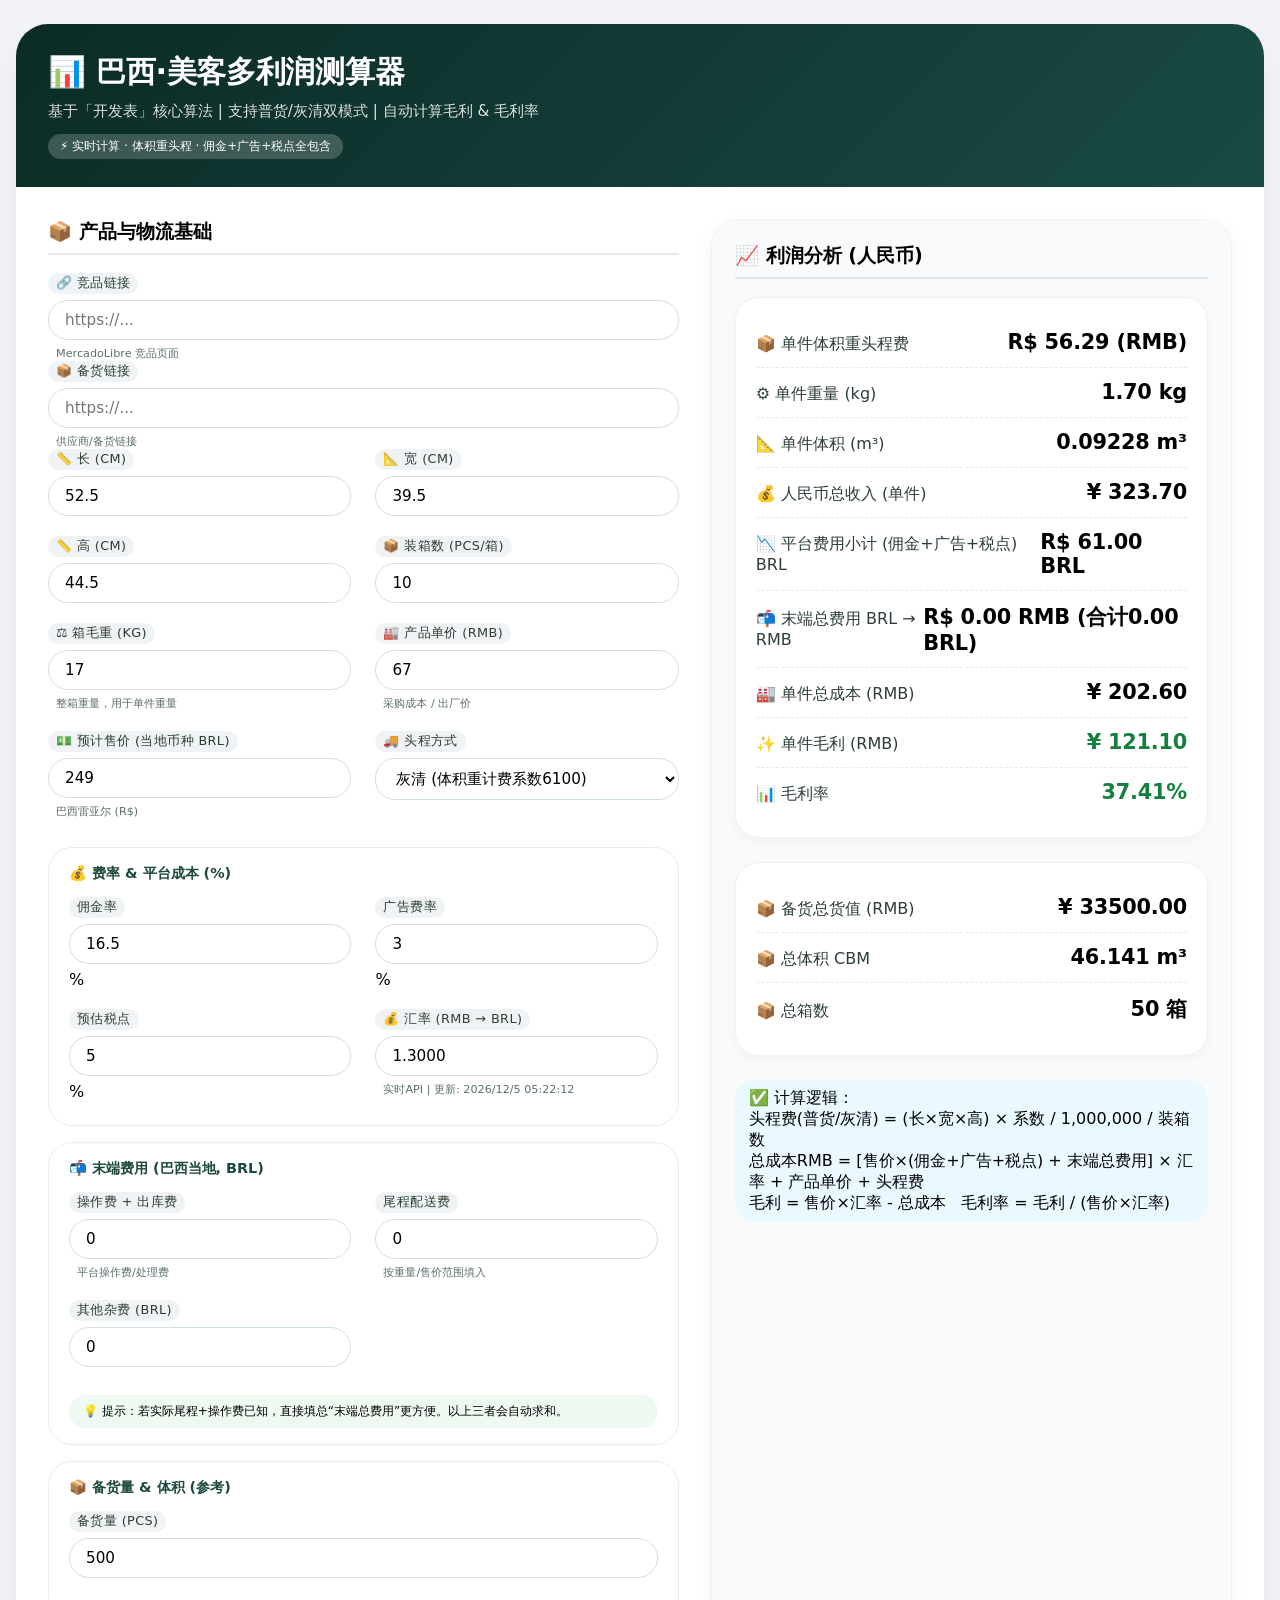
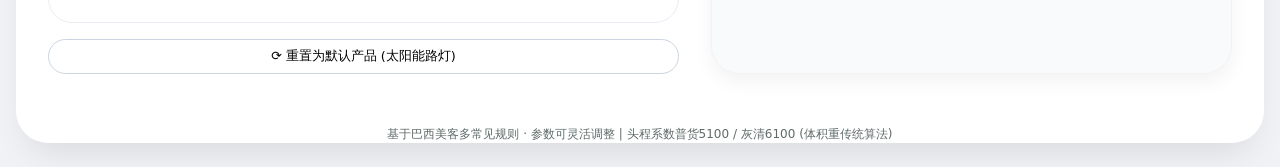
<file: index.html>
<!DOCTYPE html>
<html lang="zh-CN">
<head>
    <meta charset="UTF-8">
    <meta name="viewport" content="width=device-width, initial-scale=1.0, user-scalable=yes">
    <title>跨境电商利润计算器 | 美客多巴西站模拟</title>
    <link rel="stylesheet" href="styles.css">
</head>

<body>
    <div class="container">
        <div class="calculator-card">
            <div class="header">
                <h1>📊 巴西·美客多利润测算器</h1>
                <p>基于「开发表」核心算法 | 支持普货/灰清双模式 | 自动计算毛利 & 毛利率</p>
                <div class="badge">⚡ 实时计算 · 体积重头程 · 佣金+广告+税点全包含</div>
            </div>
            <div class="content">
                <!-- 左侧输入区 -->
                <div class="input-panel">
                    <div class="section-title">
                        <span>📦 产品与物流基础</span>
                    </div>
                    <div class="input-field">
                        <label>🔗 竞品链接</label>
                        <input type="url" id="competitorLink" value="" placeholder="https://...">
                        <span class="unit-hint">MercadoLibre 竞品页面</span>
                    </div>
                    <div class="input-field">
                        <label>📦 备货链接</label>
                        <input type="url" id="stockLink" value="" placeholder="https://...">
                        <span class="unit-hint">供应商/备货链接</span>
                    </div>
                    <div class="form-grid">
                        <div class="input-field">
                            <label>📏 长 (cm)</label>
                            <input type="number" id="length" value="52.5" step="0.1" placeholder="cm">
                        </div>
                        <div class="input-field">
                            <label>📐 宽 (cm)</label>
                            <input type="number" id="width" value="39.5" step="0.1" placeholder="cm">
                        </div>
                        <div class="input-field">
                            <label>📏 高 (cm)</label>
                            <input type="number" id="height" value="44.5" step="0.1" placeholder="cm">
                        </div>
                        <div class="input-field">
                            <label>📦 装箱数 (PCS/箱)</label>
                            <input type="number" id="packQty" value="10" step="1" min="1">
                        </div>
                        <div class="input-field">
                            <label>⚖️ 箱毛重 (kg)</label>
                            <input type="number" id="boxWeight" value="17" step="0.1">
                            <span class="unit-hint">整箱重量，用于单件重量</span>
                        </div>
                        <div class="input-field">
                            <label>🏭 产品单价 (RMB)</label>
                            <input type="number" id="productCost" value="67" step="1">
                            <span class="unit-hint">采购成本 / 出厂价</span>
                        </div>
                        <div class="input-field">
                            <label>💵 预计售价 (当地币种 BRL)</label>
                            <input type="number" id="sellPrice" value="249" step="5">
                            <span class="unit-hint">巴西雷亚尔 (R$)</span>
                        </div>
                        <div class="input-field">
                            <label>🚚 头程方式</label>
                            <select id="shippingType">
                                <option value="灰清">灰清 (体积重计费系数6100)</option>
                                <option value="普货">普货 (体积重计费系数5100)</option>
                            </select>
                        </div>

                    </div>

                    <div class="param-group">
                        <div class="param-title">💰 费率 & 平台成本 (%)</div>
                        <div class="form-grid" style="margin-bottom: 8px;">
                            <div class="input-field">
                                <label>佣金率</label>
                                <input type="number" id="commissionRate" value="16.5" step="0.5"> %
                            </div>
                            <div class="input-field">
                                <label>广告费率</label>
                                <input type="number" id="adRate" value="3" step="0.5"> %
                            </div>
                            <div class="input-field">
                                <label>预估税点</label>
                                <input type="number" id="taxRate" value="5" step="0.5"> %
                            </div>
                            <div class="input-field">
                                <label>💰 汇率 (RMB → BRL)</label>
                                <input type="number" id="exchangeRate" value="1.30" step="0.01">
                                <span class="unit-hint">自动获取实时汇率 (BRL→CNY)</span>
                            </div>
                        </div>
                    </div>

                    <div class="param-group">
                        <div class="param-title">📬 末端费用 (巴西当地, BRL)</div>
                        <div class="form-grid">
                            <div class="input-field">
                                <label>操作费 + 出库费</label>
                                <input type="number" id="operationFee" value="0" step="0.5" placeholder="BRL">
                                <span class="unit-hint">平台操作费/处理费</span>
                            </div>
                            <div class="input-field">
                                <label>尾程配送费</label>
                                <input type="number" id="lastMileFee" value="0" step="0.5" placeholder="BRL">
                                <span class="unit-hint">按重量/售价范围填入</span>
                            </div>
                            <div class="input-field">
                                <label>其他杂费 (BRL)</label>
                                <input type="number" id="otherFee" value="0" step="0.5" placeholder="BRL">
                            </div>
                        </div>
                        <div class="highlight-bg" style="font-size:0.75rem; margin-top:12px;">
                            💡 提示：若实际尾程+操作费已知，直接填总“末端总费用”更方便。以上三者会自动求和。
                        </div>
                    </div>

                    <div class="param-group">
                        <div class="param-title">📦 备货量 & 体积 (参考)</div>
                        <div class="form-grid">
                            <div class="input-field">
                                <label>备货量 (PCS)</label>
                                <input type="number" id="stockQty" value="500" step="50">
                            </div>
                        </div>
                    </div>
                    <button class="button-reset" id="resetBtn">⟳ 重置为默认产品 (太阳能路灯)</button>
                </div>

                <!-- 右侧结果区 -->
                <div class="result-panel">
                    <div class="section-title">
                        <span>📈 利润分析 (人民币)</span>
                    </div>
                    <div class="result-card">
                        <div class="result-item">
                            <span class="result-label">📦 单件体积重头程费</span>
                            <span class="result-value" id="headFeeDisplay">—</span>
                        </div>
                        <div class="result-item">
                            <span class="result-label">⚙️ 单件重量 (kg)</span>
                            <span class="result-value" id="unitWeightDisplay">—</span>
                        </div>
                        <div class="result-item">
                            <span class="result-label">📐 单件体积 (m³)</span>
                            <span class="result-value" id="unitVolDisplay">—</span>
                        </div>
                        <div class="result-item">
                            <span class="result-label">💰 人民币总收入 (单件)</span>
                            <span class="result-value" id="totalRevenue">—</span>
                        </div>
                        <div class="result-item">
                            <span class="result-label">📉 平台费用小计 (佣金+广告+税点) BRL</span>
                            <span class="result-value" id="platformFeeBRL">—</span>
                        </div>
                        <div class="result-item">
                            <span class="result-label">📬 末端总费用 BRL → RMB</span>
                            <span class="result-value" id="lastmileTotal">—</span>
                        </div>
                        <div class="result-item">
                            <span class="result-label">🏭 单件总成本 (RMB)</span>
                            <span class="result-value" id="totalCost">—</span>
                        </div>
                        <div class="result-item">
                            <span class="result-label">✨ 单件毛利 (RMB)</span>
                            <span class="result-value" id="grossProfit">—</span>
                        </div>
                        <div class="result-item">
                            <span class="result-label">📊 毛利率</span>
                            <span class="result-value" id="marginRate">—</span>
                        </div>
                    </div>

                    <div class="result-card">
                        <div class="result-item">
                            <span class="result-label">📦 备货总货值 (RMB)</span>
                            <span class="result-value" id="totalStockValue">—</span>
                        </div>
                        <div class="result-item">
                            <span class="result-label">📦 总体积 CBM</span>
                            <span class="result-value" id="totalCBM">—</span>
                        </div>
                        <div class="result-item">
                            <span class="result-label">📦 总箱数</span>
                            <span class="result-value" id="totalBoxes">—</span>
                        </div>
                    </div>
                    <div class="highlight-bg" style="margin-top: 12px; background:#eaf8ff;">
                        ✅ 计算逻辑：<br>
                        头程费(普货/灰清) = (长×宽×高) × 系数 / 1,000,000 / 装箱数<br>
                        总成本RMB = [售价×(佣金+广告+税点) + 末端总费用] × 汇率 + 产品单价 + 头程费<br>
                        毛利 = 售价×汇率 - 总成本 &nbsp;&nbsp;毛利率 = 毛利 / (售价×汇率)
                    </div>
                </div>
            </div>
            <footer>基于巴西美客多常见规则 · 参数可灵活调整 | 头程系数普货5100 / 灰清6100 (体积重传统算法)</footer>
        </div>
    </div>

    <script src="script.js"></script>
</body>

</html>
</file>
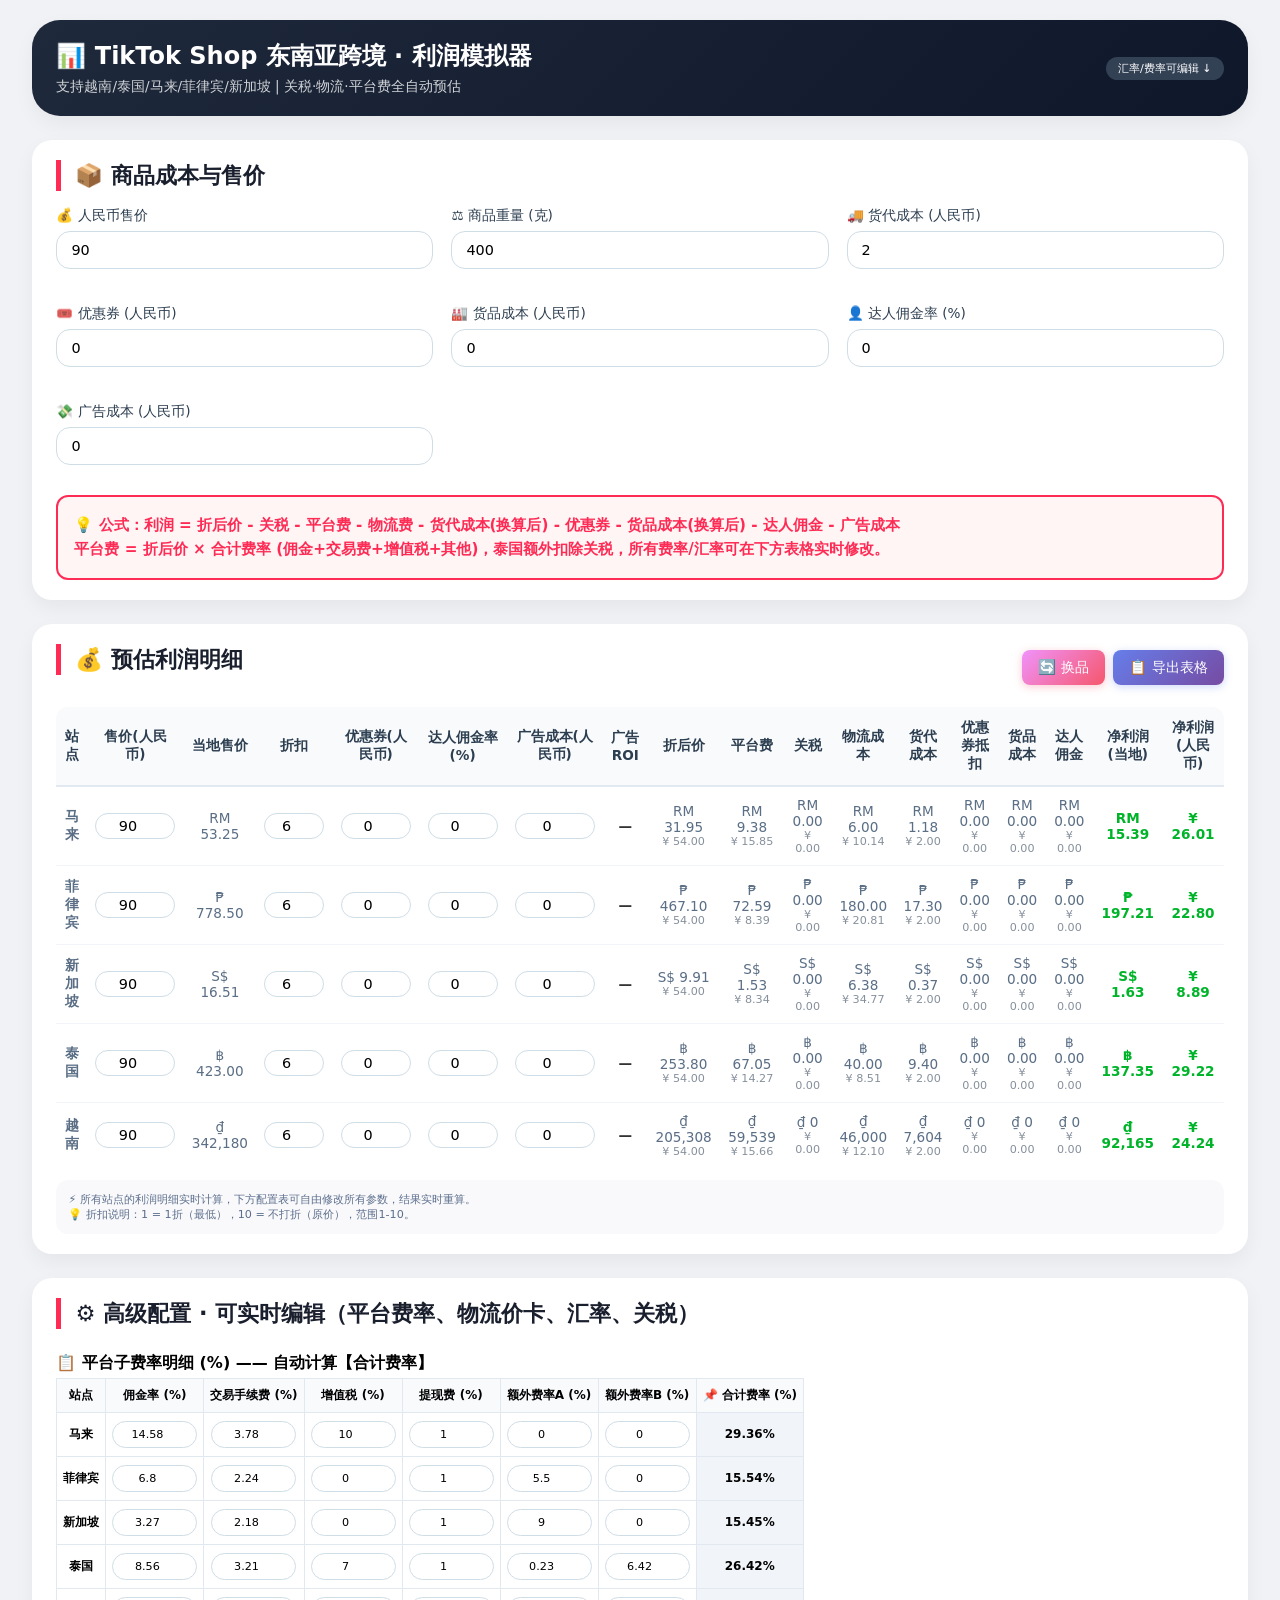
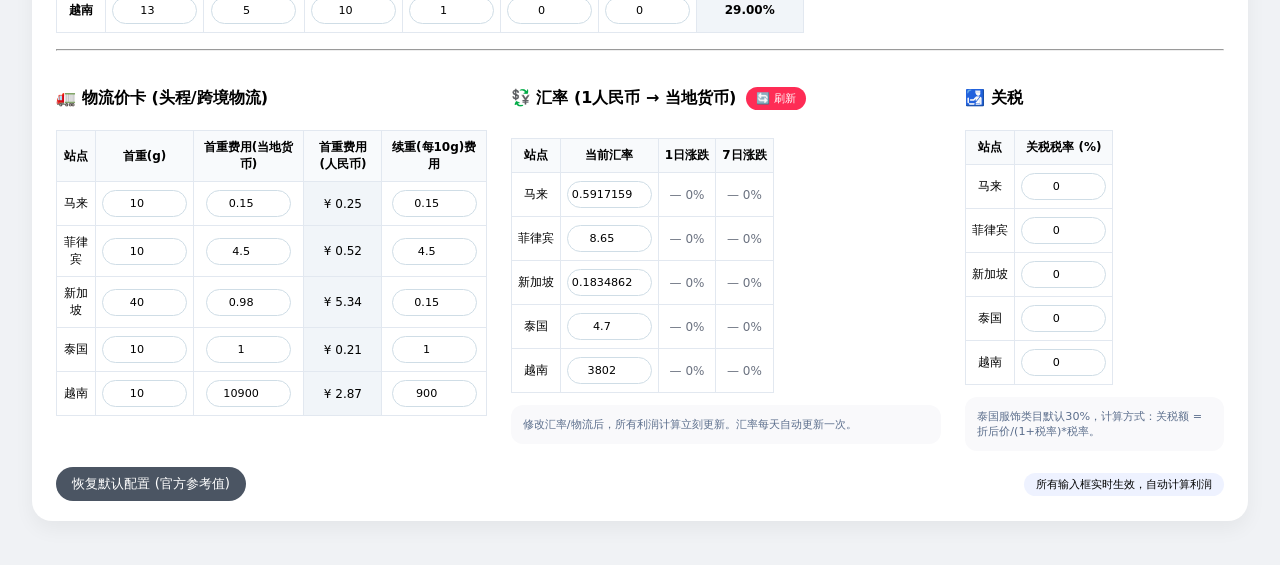
<file: tiktok-shop-calculator.html>
<!DOCTYPE html>
<html lang="zh-CN">
<head>
    <meta charset="UTF-8">
    <meta name="viewport" content="width=device-width, initial-scale=1.0, user-scalable=yes">
    <title>TikTok Shop东南亚跨境成本利润计算器 | 多站点实时预估</title>
    <link rel="stylesheet" href="tiktok-shop-calculator.css">
</head>
<body>
<div class="container">
    <!-- 头部说明 -->
    <div class="card" style="background: linear-gradient(135deg, #1e293b 0%, #0f172a 100%); color: white; border-radius: 28px;">
        <div style="display: flex; justify-content: space-between; align-items: center; flex-wrap: wrap;">
            <div>
                <h2 style="margin:0 0 6px 0">📊 TikTok Shop 东南亚跨境 · 利润模拟器</h2>
                <p style="opacity:0.8; margin:0; font-size:0.85rem;">支持越南/泰国/马来/菲律宾/新加坡 | 关税·物流·平台费全自动预估</p>
            </div>
            <div class="badge" style="background: #334155;">汇率/费率可编辑 ↓</div>
        </div>
    </div>

    <!-- 上下核心区域 -->
    <div>
        <!-- 上方：输入表单 -->
        <div class="card">
            <div class="card-title">📦 商品成本与售价</div>
            <div class="form-group-grid">
                <div class="form-group">
                    <label>💰 人民币售价</label>
                    <input type="number" id="originalPrice" value="90" step="1">
                </div>
                <div class="form-group">
                    <label>⚖️ 商品重量 (克)</label>
                    <input type="number" id="weight" value="400" step="10">
                </div>
                <div class="form-group">
                    <label>🚚 货代成本 (人民币)</label>
                    <input type="number" id="freightAgent" value="2" step="0.5">
                </div>
                <div class="form-group">
                    <label>🎟️ 优惠券 (人民币)</label>
                    <input type="number" id="coupon" value="0" step="0.5">
                </div>
                <div class="form-group">
                    <label>🏭 货品成本 (人民币)</label>
                    <input type="number" id="goodsCost" value="0" step="5">
                </div>
                <div class="form-group">
                    <label>👤 达人佣金率 (%)</label>
                    <input type="number" id="influencerCommission" value="0" min="0" max="50" step="0.5">
                </div>
                <div class="form-group">
                    <label>💸 广告成本 (人民币)</label>
                    <input type="number" id="adCost" value="0" step="0.5">
                </div>
            </div>
            <div class="note note-highlight">
                💡 公式：利润 = 折后价 - 关税 - 平台费 - 物流费 - 货代成本(换算后) - 优惠券 - 货品成本(换算后) - 达人佣金 - 广告成本<br>
                平台费 = 折后价 × 合计费率 (佣金+交易费+增值税+其他)，泰国额外扣除关税，所有费率/汇率可在下方表格实时修改。</div>
        </div>

        <!-- 下方：预估利润 + 明细 -->
        <div class="card">
            <div style="display: flex; justify-content: space-between; align-items: center; margin-bottom: 16px;">
                <div class="card-title">💰 预估利润明细</div>
                <div style="display: flex; gap: 8px;">
                    <button id="resetAllSitesBtn" style="background: linear-gradient(135deg, #f093fb 0%, #f5576c 100%); color: white; border: none; padding: 8px 16px; border-radius: 8px; cursor: pointer; font-size: 0.9rem; font-weight: 500; transition: all 0.3s; box-shadow: 0 2px 8px rgba(245, 87, 108, 0.3);">
                        🔄 换品
                    </button>
                    <button id="exportBtn" style="background: linear-gradient(135deg, #667eea 0%, #764ba2 100%); color: white; border: none; padding: 8px 16px; border-radius: 8px; cursor: pointer; font-size: 0.9rem; font-weight: 500; transition: all 0.3s; box-shadow: 0 2px 8px rgba(102, 126, 234, 0.3);">
                        📋 导出表格
                    </button>
                </div>
            </div>
            <div id="resultArea">
                <!-- 动态填充表格 -->
                <div style="overflow-x: auto;">
                    <table class="profit-table" id="profitTable">
                        <thead>
                            <tr>
                                <th title="销售站点/国家">站点</th>
                                <th title="基础售价输入值">售价(人民币)</th>
                                <th title="售价(人民币) × 汇率">当地售价</th>
                                <th title="折扣因子：1=1折，10=不打折">折扣</th>
                                <th title="优惠券金额输入值(人民币)">优惠券(人民币)</th>
                                <th title="达人佣金率输入值(%)，0-50">达人佣金率(%)</th>
                                <th title="广告成本输入值(人民币)">广告成本(人民币)</th>
                                <th title="折后售价(人民币) ÷ 广告成本">广告ROI</th>
                                <th title="售价(人民币) × 折扣因子 × 汇率">折后价</th>
                                <th title="折后价(当地) × 合计费率">平台费</th>
                                <th title="折后价(当地) × 关税税率，仅泰国有效">关税</th>
                                <th title="首重费用 + (重量 - 首重) × 续重费率">物流成本</th>
                                <th title="货代成本(人民币) × 汇率">货代成本</th>
                                <th title="优惠券(人民币) × 汇率">优惠券抵扣</th>
                                <th title="货品成本(人民币) × 汇率">货品成本</th>
                                <th title="折后价(当地) × 达人佣金率">达人佣金</th>
                                <th title="折后价 - 平台费 - 关税 - 物流 - 货代 - 优惠券 - 货品 - 达人佣金 - 广告成本">净利润(当地)</th>
                                <th title="净利润(当地) ÷ 汇率 = 折后价(人民币) - 各项成本(人民币) - 广告成本">净利润(人民币)</th>
                            </tr>
                        </thead>
                        <tbody id="profitTableBody">
                            <!-- 动态填充 -->
                        </tbody>
                    </table>
                </div>
            </div>
            <div class="note" style="margin-top: 12px;">
                ⚡ 所有站点的利润明细实时计算，下方配置表可自由修改所有参数，结果实时重算。<br>
                💡 折扣说明：1 = 1折（最低），10 = 不打折（原价），范围1-10。
            </div>
        </div>
    </div>

    <!-- 高级配置区域：费率明细 + 物流 + 汇率 + 关税 -->
    <div class="card">
        <div class="card-title">⚙️ 高级配置 · 可实时编辑（平台费率、物流价卡、汇率、关税）</div>
        <div style="overflow-x: auto;">
            <h4 style="margin: 8px 0 4px 0;">📋 平台子费率明细 (%) —— 自动计算【合计费率】</h4>
            <table class="config-table" id="feeTable">
                <thead>
                    <tr><th>站点</th><th>佣金率 (%)</th><th>交易手续费 (%)</th><th>增值税 (%)</th><th>提现费 (%)</th><th>额外费率A (%)</th><th>额外费率B (%)</th><th>📌 合计费率 (%)</th></tr>
                </thead>
                <tbody id="feeTbody">
                    <!-- 动态js生成 -->
                </tbody>
            </table>
        </div>
        <hr>
        <div style="display: flex; flex-wrap: wrap; gap: 24px; justify-content: space-between;">
            <div style="flex: 1; min-width: 200px;">
                <h4>🚛 物流价卡 (头程/跨境物流)</h4>
                <table class="config-table" id="shippingTable">
                    <thead><tr><th>站点</th><th>首重(g)</th><th>首重费用(当地货币)</th><th>首重费用(人民币)</th><th>续重(每10g)费用</th></tr></thead>
                    <tbody id="shippingTbody"></tbody>
                </table>
            </div>
            <div style="flex: 1; min-width: 200px;">
                <div style="display: flex; align-items: center; gap: 10px; margin-bottom: 8px;">
                    <h4>💱 汇率 (1人民币 → 当地货币)</h4>
                    <button id="refreshRatesBtn" style="font-size: 0.7rem; padding: 4px 10px;">🔄 刷新</button>
                </div>
                <table class="config-table" id="exchangeTable">
                    <thead><tr><th>站点</th><th>当前汇率</th><th>1日涨跌</th><th>7日涨跌</th></tr></thead>
                    <tbody id="exchangeTbody"></tbody>
                </table>
                <div class="note">修改汇率/物流后，所有利润计算立刻更新。汇率每天自动更新一次。</div>
            </div>
            <div style="flex: 0.6; min-width: 160px;">
                <h4>🛃 关税</h4>
                <table class="config-table">
                    <thead><tr><th>站点</th><th>关税税率 (%)</th></tr></thead>
                    <tbody id="customsTbody"></tbody>
                </table>
                <div class="note">泰国服饰类目默认30%，计算方式：关税额 = 折后价/(1+税率)*税率。</div>
            </div>
        </div>
        <div class="flex-between" style="margin-top: 16px;">
            <button id="resetDefaultsBtn" class="reset-btn">恢复默认配置 (官方参考值)</button>
            <span class="badge">所有输入框实时生效，自动计算利润</span>
        </div>
    </div>
</div>

<script src="tiktok-shop-calculator.js"></script>
</body>
</html>
</file>
<file: styles.css>
/* =============================================================================
   跨境电商美客多（MercadoLibre）巴西站利润计算器 - 样式表
   ============================================================================= */

* {
    box-sizing: border-box;
    font-family: system-ui, 'Segoe UI', 'Inter', -apple-system, BlinkMacSystemFont, 'Roboto', sans-serif;
}

body {
    background: #f0f2f5;
    margin: 0;
    padding: 24px 16px;
}

.container {
    max-width: 1400px;
    margin: 0 auto;
}

/* 主卡片 */
.calculator-card {
    background: white;
    border-radius: 32px;
    box-shadow: 0 20px 35px -12px rgba(0,0,0,0.1);
    overflow: hidden;
    transition: all 0.2s;
}

.header {
    background: linear-gradient(135deg, #0b2b26 0%, #1a4a44 100%);
    color: white;
    padding: 28px 32px;
}

.header h1 {
    margin: 0 0 8px;
    font-weight: 600;
    font-size: 1.9rem;
    letter-spacing: -0.3px;
}

.header p {
    margin: 0;
    opacity: 0.85;
    font-size: 0.95rem;
}

.badge {
    background: rgba(255,255,255,0.2);
    border-radius: 60px;
    padding: 4px 12px;
    font-size: 0.75rem;
    display: inline-block;
    margin-top: 12px;
}

.content {
    padding: 32px;
    display: flex;
    flex-wrap: wrap;
    gap: 32px;
}

.input-panel {
    flex: 1.2;
    min-width: 280px;
}

.result-panel {
    flex: 0.9;
    min-width: 280px;
    background: #f9fafc;
    border-radius: 28px;
    padding: 24px;
    box-shadow: inset 0 0 0 1px rgba(0,0,0,0.03), 0 8px 20px rgba(0,0,0,0.05);
}

.section-title {
    font-weight: 600;
    font-size: 1.2rem;
    margin: 0 0 18px 0;
    padding-bottom: 8px;
    border-bottom: 2px solid #e2e8f0;
    display: flex;
    align-items: center;
    gap: 8px;
}

.section-title i {
    font-style: normal;
    font-size: 1.3rem;
}

.form-grid {
    display: grid;
    grid-template-columns: repeat(auto-fit, minmax(220px, 1fr));
    gap: 20px 24px;
    margin-bottom: 28px;
}

.input-field {
    display: flex;
    flex-direction: column;
    gap: 6px;
}

.input-field label {
    font-weight: 500;
    font-size: 0.8rem;
    text-transform: uppercase;
    letter-spacing: 0.4px;
    color: #2c3e2f;
    background: #eff3f6;
    padding: 2px 8px;
    border-radius: 20px;
    align-self: flex-start;
}

.input-field input, .input-field select {
    background: white;
    border: 1px solid #cfdfe5;
    border-radius: 20px;
    padding: 10px 16px;
    font-size: 0.95rem;
    transition: 0.2s;
    outline: none;
    font-weight: 500;
}

.input-field input:focus, .input-field select:focus {
    border-color: #1a7f6e;
    box-shadow: 0 0 0 3px rgba(26,127,110,0.2);
}

.input-field .unit-hint {
    font-size: 0.7rem;
    color: #5b6e6b;
    margin-left: 8px;
}

.row-double {
    grid-column: span 2;
}

.param-group {
    background: #ffffffea;
    border-radius: 24px;
    padding: 16px 20px;
    margin-top: 16px;
    border: 1px solid #e9edf2;
}

.param-title {
    font-weight: 600;
    margin-bottom: 14px;
    font-size: 0.9rem;
    color: #1e4a3b;
}

.result-card {
    background: white;
    border-radius: 24px;
    padding: 20px;
    margin-bottom: 24px;
    box-shadow: 0 4px 12px rgba(0,0,0,0.03);
    border: 1px solid #eef2f6;
}

.result-item {
    display: flex;
    justify-content: space-between;
    align-items: baseline;
    padding: 12px 0;
    border-bottom: 1px dashed #e2e8f0;
}

.result-item:last-child {
    border-bottom: none;
}

.result-label {
    font-weight: 500;
    color: #2d3e3a;
}

.result-value {
    font-weight: 700;
    font-size: 1.3rem;
    letter-spacing: -0.2px;
}

.profit-positive {
    color: #15803d;
}

.profit-negative {
    color: #b91c1c;
}

.highlight-bg {
    background: #eef9f2;
    border-radius: 20px;
    padding: 8px 14px;
    margin-top: 12px;
}

.button-reset {
    background: none;
    border: 1px solid #cbd5e1;
    padding: 8px 16px;
    border-radius: 40px;
    font-size: 0.8rem;
    cursor: pointer;
    transition: 0.2s;
    margin-top: 16px;
    width: 100%;
    background: white;
}

.button-reset:hover {
    background: #f1f5f9;
    border-color: #94a3b8;
}

footer {
    text-align: center;
    margin-top: 20px;
    font-size: 0.75rem;
    color: #5f6c6a;
}

@media (max-width: 780px) {
    .content { padding: 20px; }
    .result-value { font-size: 1.1rem; }
}

.inline-code {
    background: #eef2ff;
    padding: 2px 6px;
    border-radius: 12px;
    font-family: monospace;
    font-size: 0.75rem;
}
</file>
<file: tiktok-shop-calculator.css>
* {
            box-sizing: border-box;
            font-family: system-ui, 'Segoe UI', 'Roboto', 'Helvetica Neue', sans-serif;
        }
        body {
            background: #f0f2f5;
            margin: 0;
            padding: 20px;
        }
        .container {
            max-width: 1600px;
            margin: 0 auto;
            width: 98%;
        }
        /* 卡片通用样式 */
        .card {
            background: white;
            border-radius: 20px;
            box-shadow: 0 8px 20px rgba(0,0,0,0.05);
            padding: 20px 24px;
            margin-bottom: 24px;
            transition: all 0.2s;
        }
        .card-title {
            font-size: 1.4rem;
            font-weight: 600;
            margin-bottom: 16px;
            color: #1a1f2e;
            border-left: 5px solid #fe2c55;
            padding-left: 14px;
            display: flex;
            align-items: center;
            gap: 8px;
        }
        .grid-2col {
            display: grid;
            grid-template-columns: repeat(2, 1fr);
            gap: 24px;
        }
        .form-group {
            margin-bottom: 18px;
        }
        label {
            font-weight: 500;
            display: block;
            margin-bottom: 6px;
            color: #2c3e50;
            font-size: 0.85rem;
        }
        label .currency-hint {
            font-weight: normal;
            color: #6c7a91;
            font-size: 0.75rem;
        }
        input, select {
            width: 100%;
            padding: 10px 14px;
            border: 1px solid #cfdde6;
            border-radius: 14px;
            font-size: 0.9rem;
            background: #fff;
            transition: 0.2s;
        }
        input:focus, select:focus {
            outline: none;
            border-color: #fe2c55;
            box-shadow: 0 0 0 3px rgba(254,44,85,0.1);
        }
        .profit-panel {
            background: #fef7e8;
            border-radius: 20px;
            padding: 18px;
            margin-top: 8px;
        }
        .profit-number {
            font-size: 2rem;
            font-weight: 800;
            color: #2c3e50;
            line-height: 1.2;
        }
        .profit-number small {
            font-size: 0.9rem;
            font-weight: 400;
            color: #5a6e85;
        }
        .detail-row {
            display: flex;
            justify-content: space-between;
            border-bottom: 1px dashed #e2e8f0;
            padding: 8px 0;
            font-size: 0.85rem;
        }
        .total-profit {
            background: #fe2c55;
            color: white;
            border-radius: 16px;
            padding: 12px 16px;
            margin-top: 12px;
        }
        .total-profit .detail-row {
            border-bottom: 1px solid rgba(255,255,255,0.2);
            color: white;
        }
        .badge {
            background: #eef2ff;
            border-radius: 30px;
            padding: 4px 12px;
            font-size: 0.7rem;
            font-weight: 500;
        }
        table.config-table {
            width: 100%;
            border-collapse: collapse;
            font-size: 0.75rem;
            overflow-x: auto;
            display: block;
        }
        .config-table th, .config-table td {
            border: 1px solid #e2e8f0;
            padding: 8px 6px;
            text-align: center;
            vertical-align: middle;
        }
        .config-table th {
            background: #f8fafc;
            font-weight: 600;
            position: sticky;
            top: 0;
        }
        input.small-input {
            width: 85px;
            padding: 6px 4px;
            text-align: center;
            font-size: 0.7rem;
        }
        .tooltip-icon {
            cursor: help;
            border-bottom: 1px dashed #94a3b8;
        }
        hr {
            margin: 16px 0;
        }
        .flex-between {
            display: flex;
            justify-content: space-between;
            align-items: center;
        }
        .profit-table {
            width: 100%;
            border-collapse: collapse;
            font-size: 0.85rem;
            background: white;
            border-radius: 12px;
            overflow: hidden;
        }
        .profit-table th {
            background: #f8fafc;
            padding: 12px 8px;
            text-align: center;
            font-weight: 600;
            color: #2c3e50;
            border-bottom: 2px solid #e2e8f0;
        }
        .profit-table td {
            padding: 10px 8px;
            text-align: center;
            border-bottom: 1px solid #f1f5f9;
            color: #5a6e85;
        }
        .profit-table tr:hover {
            background: #f8fafc;
        }
        .profit-table tr:last-child td {
            border-bottom: none;
        }
        .note {
            background: #f9f9fb;
            border-radius: 12px;
            padding: 12px;
            font-size: 0.7rem;
            color: #5b6e8c;
            margin-top: 12px;
        }
        .note-highlight {
            background: #fff5f5;
            border: 2px solid #fe2c55;
            border-radius: 12px;
            padding: 16px;
            font-size: 0.95rem;
            color: #fe2c55;
            font-weight: 600;
            margin-top: 12px;
            line-height: 1.6;
        }
        @media (max-width: 800px) {
            .grid-2col {
                grid-template-columns: 1fr;
            }
            .config-table th, .config-table td {
                min-width: 70px;
            }
        }
        button {
            background: #fe2c55;
            border: none;
            color: white;
            padding: 8px 16px;
            border-radius: 40px;
            font-weight: 500;
            cursor: pointer;
        }
        .reset-btn {
            background: #4b5563;
        }
        .inline-code {
            background: #f1f5f9;
            border-radius: 8px;
            padding: 2px 6px;
            font-family: monospace;
        }
        /* 汇率涨跌幅样式 */
        .rate-up {
            color: #059669;
            font-weight: 600;
        }
        .rate-down {
            color: #dc2626;
            font-weight: 600;
        }
        .rate-neutral {
            color: #6b7280;
        }
        /* 三列表单布局 */
        .form-group-grid {
            display: grid;
            grid-template-columns: repeat(3, 1fr);
            gap: 18px;
        }
        @media (max-width: 900px) {
            .form-group-grid {
                grid-template-columns: repeat(2, 1fr);
            }
        }
        @media (max-width: 600px) {
            .form-group-grid {
                grid-template-columns: 1fr;
            }
        }
        /* 表格单元格悬浮提示样式 */
        #profitTable td[title],
        #profitTable th[title] {
            cursor: help;
            position: relative;
        }
        #profitTable td[title]:hover,
        #profitTable th[title]:hover {
            background-color: #fff3f5;
        }
</file>
